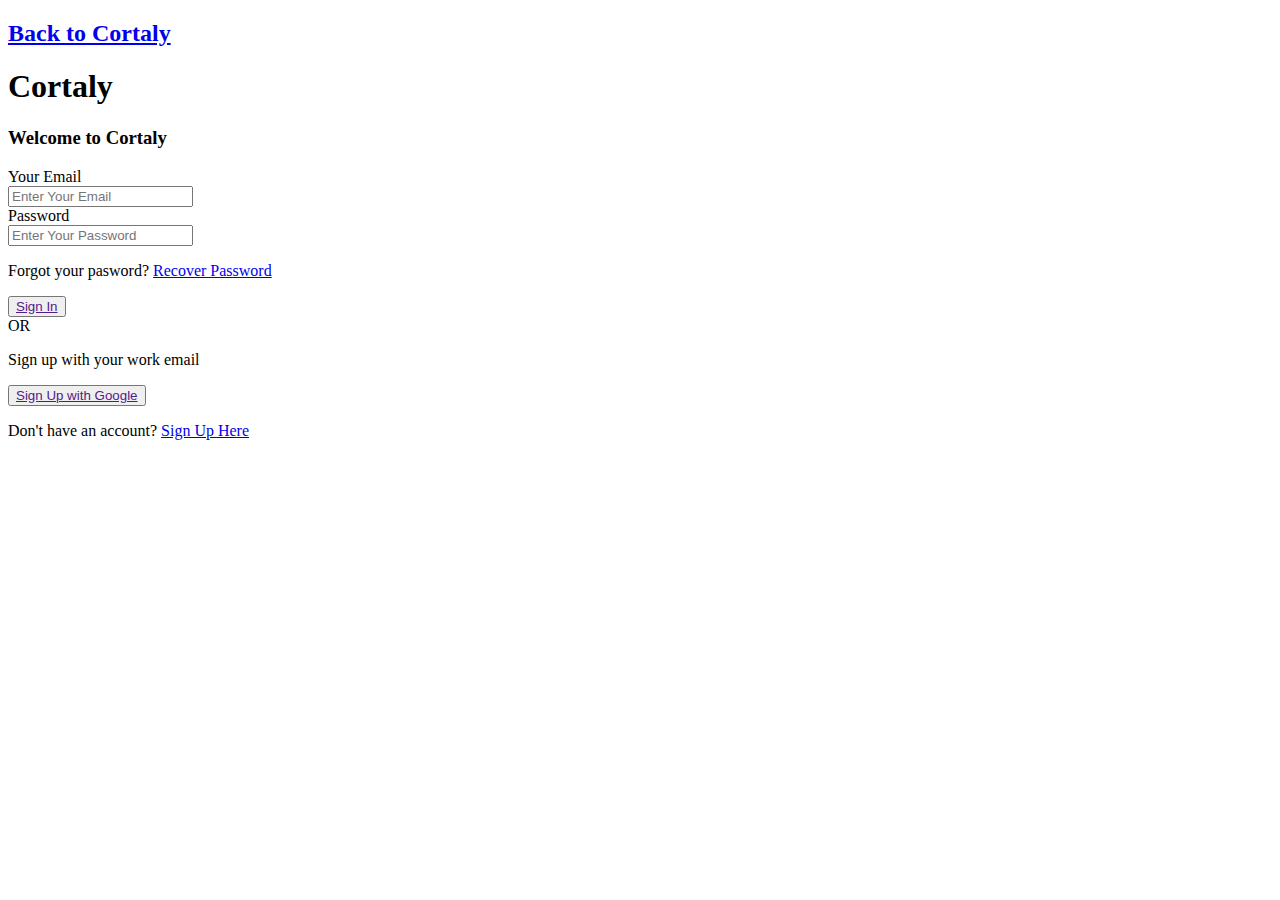
<file: login.html>
<!DOCTYPE html>
<html lang="en">
<head>
    <meta charset="UTF-8">
    <meta name="viewport" content="width=device-width, initial-scale=1.0">
    <meta http-equiv="X-UA-Compatible" content="ie=edge">
    <title>Login Page</title>
</head>
<body>
    
    <div id="loginPage" class="logPage">
        
        <h2><a  href="#" class="Back_h2"> Back to Cortaly </a></h2>

        <h1 class="logo">Cortaly</h1>
        
        <div id="loginContent" class="logPage">
            <h3>Welcome to Cortaly</h3> 
            <label for="text">Your Email</label><br>
            <input type="text" placeholder="Enter Your Email"><br>
        
            <label for="text">Password</label><br>
            <input type="text" placeholder="Enter Your Password">
        
            <p>Forgot your pasword? <a href="#">Recover Password</a></p>
            <button id="loginButton" class="logButton"><a href="">Sign In</a></button>

           <div class="or"> 
          <span>OR</span>
           </div>

           <p>Sign up with your work email</p>
           <button  class="sign_up"><a href="">Sign Up with Google</a></button>

           <p>Don't have an account? <a href="#">Sign Up Here</a></p>
        </div>

    </div>
</div>
</body>
</html>
</file>
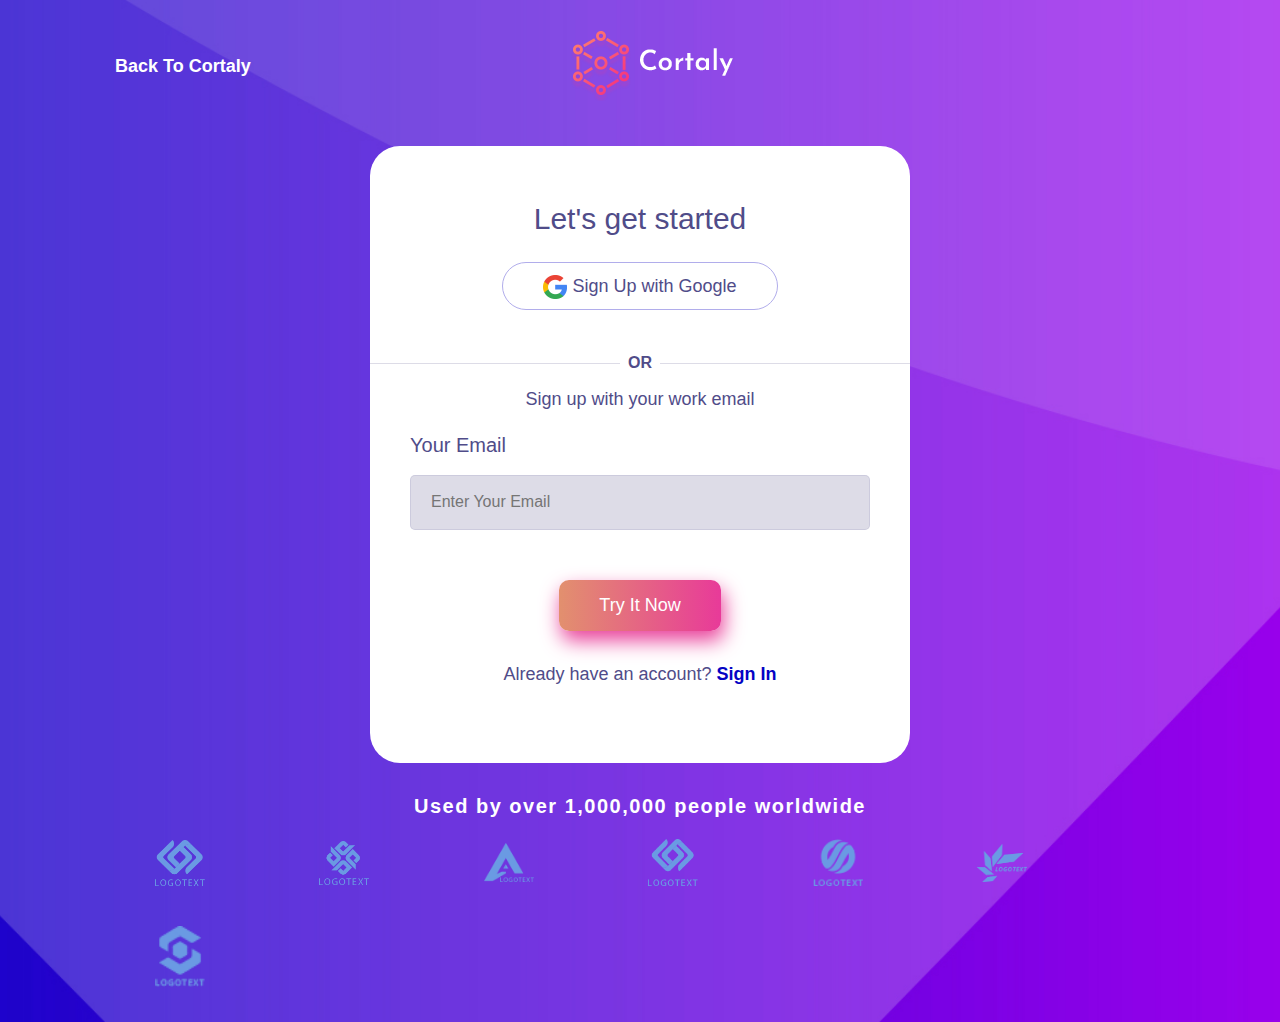
<file: register.html>
<!DOCTYPE html>
<html lang="en">

<head>
    <meta charset="UTF-8">
    <meta http-equiv="X-UA-Compatible" content="IE=edge">
    <meta name="viewport" content="width=device-width, initial-scale=1.0">
    <title>URL-SHORTENER</title>
    <link rel="stylesheet" href="/register.css">
    
</head>

<body>

    <div class="account-section" id="account">
        <div class="container" id="container">
            <div class="account-title flex" id="title">
                <a href="index.html" class="back-home">
                    <i class="fas fa-angle-left"></i>
                    <span>
                        Back
                        <span class="span-none">To Cortaly</span>
                    </span>
                </a>
                <a href="index.html" class="logo">
                    <img src="/img/logo.png" alt="logo">
                </a>
            </div>
            <div class="account-wrapper" id="wrapper">
                <div class="account-header" id="account-H">
                    <h4 class="title">Let's get started</h4>
                    <a href="#0" class="sign-in-with ">
                        <img src="/img/google.png" alt="icon">
                        <span>Sign Up with Google</span>
                    </a>
                </div>
                <div class="or text-center" id="or">
                    <div class="line"></div>
                    <span>OR</span>
                </div>
                <div class="account-body" id="body">
                    <span class="span">Sign up with your work email</span>
                    <form action="" class="account-form">
                        <div class="form-group" id="form">
                            <label for="sign-up">Your Email</label>
                            <input type="text" placeholder="Enter Your Email" id="email-sign-up">
                        </div>
                        <div class="form-group text-center" id="form-text">
                            <button type="submit">Try It Now</button>
                            <span class="span2">
                                Already have an account?
                                <a href="sign-in.html">Sign In</a>
                            </span>
                        </div>
                    </form>
                </div>
            </div>
            <div class="sponsor-slider-wraper" id="slider-wraper">
                <h5 class="slider-heading">Used by over 1,000,000 people worldwide</h5>
                <div class="logotext" id="logo">
                    <div class="owl-stage-outer">
                        <div class="owl-stage" >
                        <img src="/img/sponsor1.png" alt="">
                        <img src="/img/sponsor2.png" alt="">
                        <img src="/img/sponsor3.png" alt="">
                        <img src="/img/sponsor4.png" alt="">
                        <img src="/img/sponsor5.png" alt="">
                        <img src="/img/sponsor6.png" alt="">
                        <img src="/img/sponsor7.png" alt="">
                        </div>
                    </div>
                </div>
                <!-- <div class="owl-nav disable">
                    <div class="owl-prev">prev</div>
                    <div class="owl-next">next</div>
                </div>
                <div class="owl-dot disable" id="owl"></div>
                <div class="owl-thumb"></div> -->
            </div>
        </div>
    </div>

</body>

</html>
</file>
<file: register.css>
*, ::before, ::after {
    box-sizing: border-box;
    margin: 0;
    }

html {
    font-family: Arial, Helvetica, sans-serif;
    line-height: 26px;
}
a {
    text-decoration: none;
    display: inline-block;
}
.text-center {
    text-align: center;
}
.flex {
    display: flex;
}
.account-section {
    background-image: url('/img/account-bg.jpg');
    background-size: cover;
    background-position: center center;
    background-repeat: no-repeat;
    min-height: 100vh;
}

#container {
    margin-left: auto;
    margin-right: auto;
    width: 100%;
    padding: 15px 100px;
}

.account-title {
    padding: 15px;
    align-items: center;
    width: 60%;
    justify-content: space-between;
    margin-bottom: 30px;
    }

.back-home {
    font-size: 18px;
    color: #fff;
    font-weight: bold;
    }

.account-wrapper {
    margin: auto;
    background-color: #fff;
    width: 540px;
    border-radius: 30px;
    padding: 60px 0;
}

.account-header {
    text-align: center;
    color: #504c89;
}

.title {
    font-size: 30px;
    font-weight:500;
    margin-bottom: 30px;
}

.sign-in-with {
    padding: 10px 40px ;
    border: 1px solid #b1adeb;
    border-radius: 50px;
    color: #504c89;
    font-size: 18px;
    align-items: center;
}

img {
    vertical-align: middle;
}

.or {
    color: #504c89;
    font-weight: 700;
    margin-top: 40px;
    position: relative;
    z-index: 1;
    /* background-color: #dddce7 */
    
}

.or span {
    z-index: 1;
    background-color: #fff;
    padding: 8px;
    
}
.line {
    position: absolute;
    /* content: ""; */
    height: 1px;
    width: 100%;
    background-color: #dddce7;
    top: 50%;
    left: 0;
    z-index: -1;
    
}

.span {
    text-align: center;
    display: block;
    color: #504c89;
    font-size: 18px;
    margin-top: 10px;
    margin-bottom: 20px;
}

.form-group {
    margin: 15px 40px;
}
.form-group input {
    display: block;
    width: 100%;
    height: 55px;
    margin-top: 15px;
    margin-bottom: 50px;
    border-radius: 5px;
    padding: 20px;
    background-color: #dddce7;
    border: 1px solid rgba(59, 54, 140, 0.1)
}

.form-group label {
    color: #504c89;
    font-size: 20px;
    margin-bottom: 20px;
}

::placeholder {
    font-size: 16px;
}

.form-group button {
    color: #fff;
    font-size: 18px;
    display: block;
    margin: auto;
    text-align: center;
    padding: 15px 40px;
    border: none;
    border-radius: 10px;
    background: -webkit-linear-gradient(0deg,#e2906e 0%, #e83a99 100%);
    box-shadow: 2.5px 9.6px 20px 0.2px #e9429b;
    cursor: pointer;
    margin-bottom: 30px;
}

.span2 {
    font-size: 18px;
    color: #504c89;
}

.span2 a {
    color: #0403c4;
    font-weight: 600;
}

.slider-heading {
    color: #fff;
    text-align: center;
    margin-top: 30px;
    font-size: 20px;
    letter-spacing: 1.5px;
}

.owl-stage-outer {
    width: 100%;
    height: auto;
}

.owl-stage img {
    width: 50px;
    height: auto;
    margin: 20px  55px;
}

.owl-stage img:hover {
    transform: scale(1.5);
}
</file>
